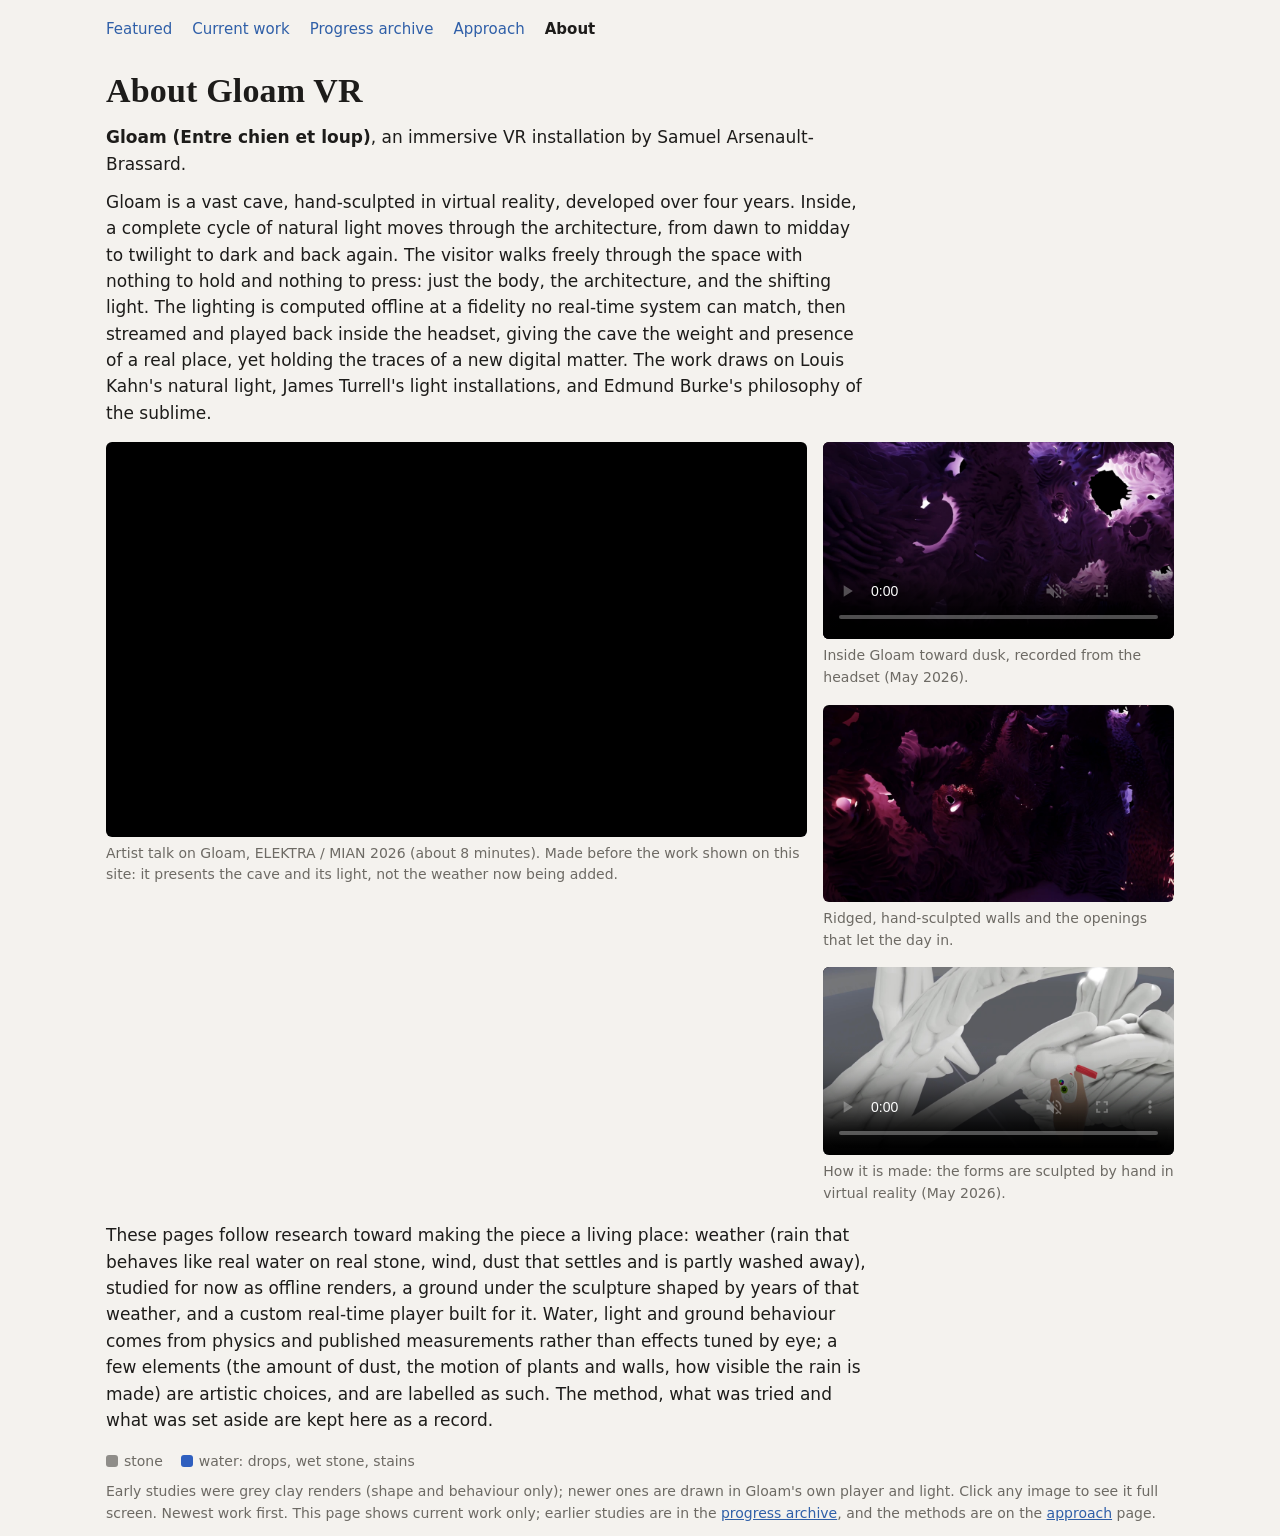
<file: about.html>
<!doctype html>
<html lang="en">
<head>
<meta charset="utf-8">
<meta name="viewport" content="width=device-width, initial-scale=1">
<title>Gloam VR: About</title>
<link rel="stylesheet" href="site.css">
</head>
<body>
<nav class="site" aria-label="Site">
  <a href="featured.html">Featured</a>
  <a href="index.html">Current work</a>
  <a href="archive.html">Progress archive</a>
  <a href="approach.html">Approach</a>
  <a href="about.html" aria-current="page">About</a>
</nav>
<header>
  <h1>About Gloam VR</h1>
  <p class="lede"><b>Gloam (Entre chien et loup)</b>, an immersive VR installation by Samuel Arsenault-Brassard.</p>
  <p class="lede">Gloam is a vast cave, hand-sculpted in virtual reality, developed over four years. Inside, a complete
    cycle of natural light moves through the architecture, from dawn to midday to twilight to dark and back again. The
    visitor walks freely through the space with nothing to hold and nothing to press: just the body, the architecture,
    and the shifting light. The lighting is computed offline at a fidelity no real-time system can match, then streamed
    and played back inside the headset, giving the cave the weight and presence of a real place, yet holding the traces
    of a new digital matter. The work draws on Louis Kahn's natural light, James Turrell's light installations, and
    Edmund Burke's philosophy of the sublime.</p>
  <section class="intro" aria-label="What Gloam looks like">
    <figure class="lead"><div class="embed"><iframe src="https://player.vimeo.com/video/1201189417" title="Gloam: artist talk, ELEKTRA / MIAN 2026"
      allow="fullscreen; picture-in-picture" allowfullscreen loading="lazy"></iframe></div>
      <figcaption>Artist talk on Gloam, ELEKTRA / MIAN 2026 (about 8 minutes). Made before the work shown on this site:
        it presents the cave and its light, not the weather now being added.</figcaption></figure>
    <figure><video src="media/intro/gloam_walk_dusk.mp4" controls muted playsinline preload="metadata" poster="media/intro/gloam_interior_dusk.jpg"></video>
      <figcaption>Inside Gloam toward dusk, recorded from the headset (May 2026).</figcaption></figure>
    <figure><img src="media/intro/gloam_interior_openings.jpg" alt="The dark interior of the sculpture with light glowing through small openings">
      <figcaption>Ridged, hand-sculpted walls and the openings that let the day in.</figcaption></figure>
    <figure><video src="media/intro/sculpting_in_vr.mp4" controls muted playsinline preload="metadata" poster="media/intro/sculpting_in_vr.jpg"></video>
      <figcaption>How it is made: the forms are sculpted by hand in virtual reality (May 2026).</figcaption></figure>
  </section>
  <p class="lede">These pages follow research toward making the piece a living place: weather (rain that behaves like real water
    on real stone, wind, dust that settles and is partly washed away), studied for now as offline renders, a ground under
    the sculpture shaped by years of that weather, and a custom real-time player built for it. Water, light and ground
    behaviour comes from physics and published measurements rather than effects tuned by eye; a few elements (the
    amount of dust, the motion of plants and walls, how visible the rain is made) are artistic choices, and are labelled
    as such. The method, what was tried and what was set aside are kept here as a record.</p>
  <div class="legend">
    <span><i class="sw stone"></i>stone</span>
    <span><i class="sw water"></i>water: drops, wet stone, stains</span>
    <span class="note">Early studies were grey clay renders (shape and behaviour only); newer ones are drawn in Gloam's own player and light. Click any image to see it full screen.
      Newest work first. This page shows current work only; earlier studies are in the
      <a href="archive.html">progress archive</a>, and the methods are on the <a href="approach.html">approach</a> page.</span>
  </div>
</header>
<div id="lightbox" role="dialog" aria-label="Full screen image"><img alt=""><div class="cap"></div><button aria-label="Close">&times;</button></div>
<script src="site.js"></script>
</body>
</html>
</file>
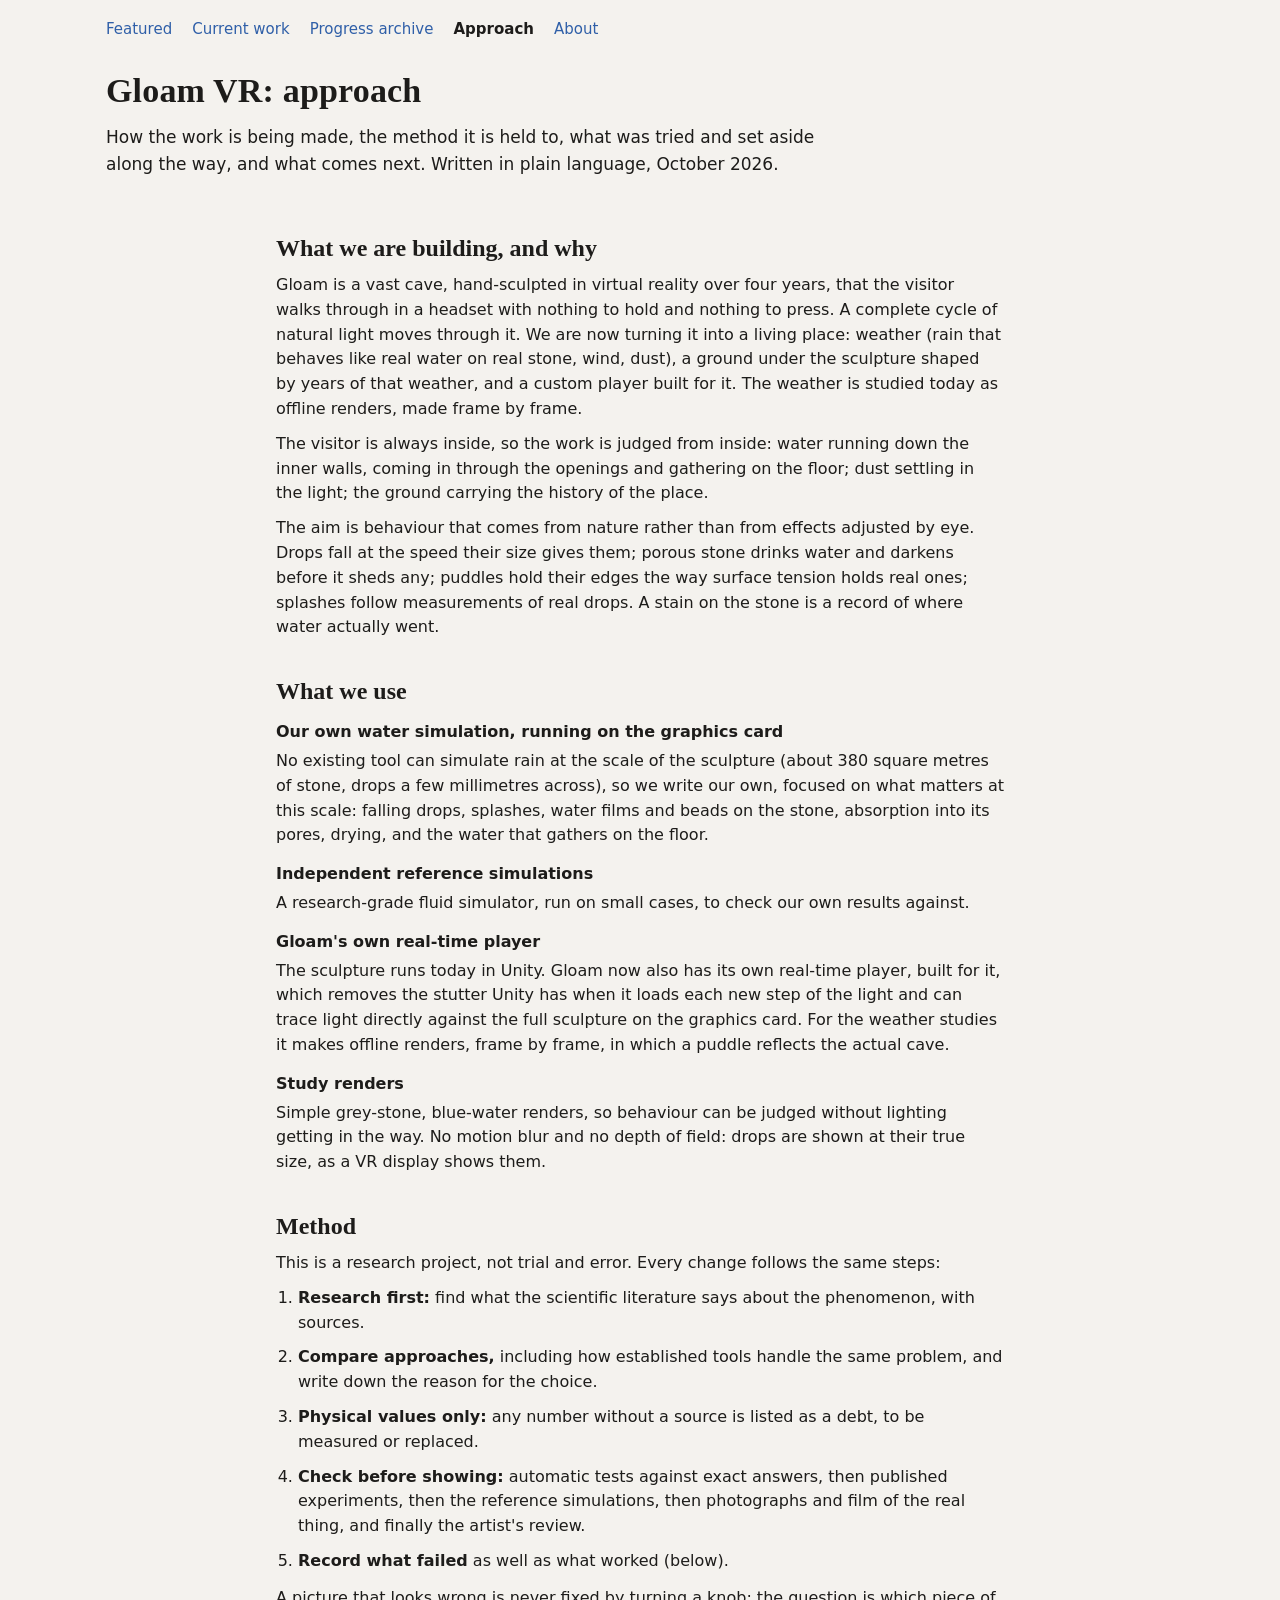
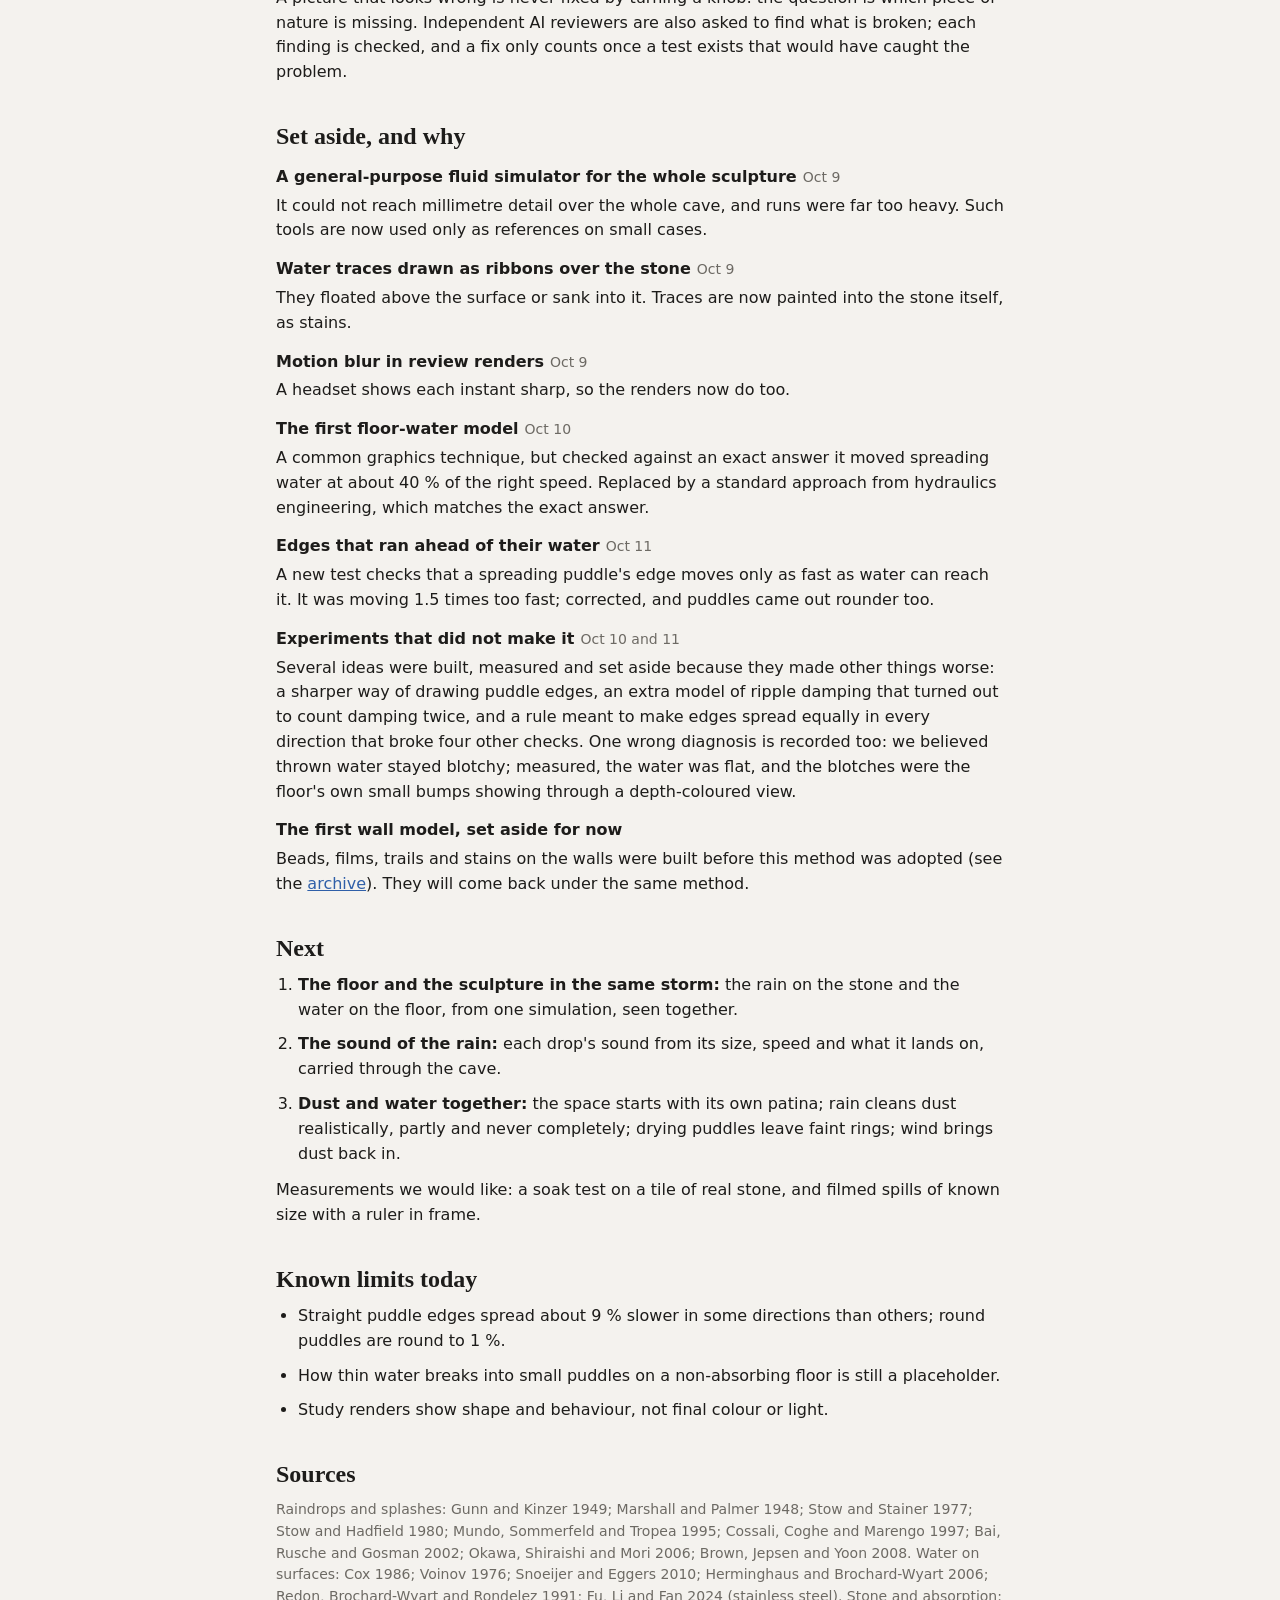
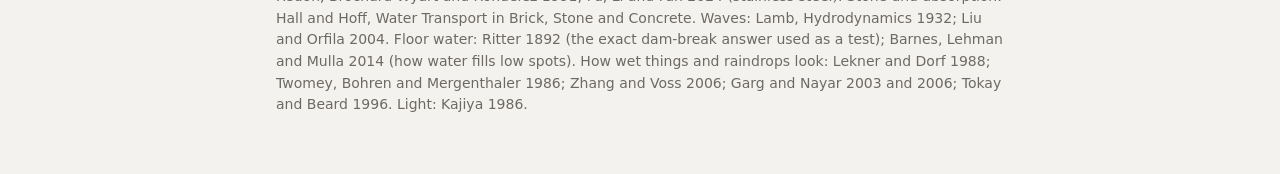
<file: approach.html>
<!doctype html>
<html lang="en">
<head>
<meta charset="utf-8">
<meta name="viewport" content="width=device-width, initial-scale=1">
<title>Gloam VR Approach</title>
<link rel="stylesheet" href="site.css">
</head>
<body>
<nav class="site" aria-label="Site">
  <a href="featured.html">Featured</a>
  <a href="index.html">Current work</a>
  <a href="archive.html">Progress archive</a>
  <a href="approach.html" aria-current="page">Approach</a>
  <a href="about.html">About</a>
</nav>
<header>
  <h1>Gloam VR: approach</h1>
  <p class="lede">How the work is being made, the method it is held to, what was tried and set aside along the way, and
    what comes next. Written in plain language, October 2026.</p>
</header>
<main class="prose">

<h2>What we are building, and why</h2>
<p>Gloam is a vast cave, hand-sculpted in virtual reality over four years, that the visitor walks through in a headset
  with nothing to hold and nothing to press. A complete cycle of natural light moves through it. We are now turning it
  into a living place: weather (rain that behaves like real water on real stone, wind, dust), a ground under the
  sculpture shaped by years of that weather, and a custom player built for it. The weather is studied today as offline
  renders, made frame by frame.</p>
<p>The visitor is always inside, so the work is judged from inside: water running down the inner walls, coming in
  through the openings and gathering on the floor; dust settling in the light; the ground carrying the history of the
  place.</p>
<p>The aim is behaviour that comes from nature rather than from effects adjusted by eye. Drops fall at the speed their
  size gives them; porous stone drinks water and darkens before it sheds any; puddles hold their edges the way surface
  tension holds real ones; splashes follow measurements of real drops. A stain on the stone is a record of where water
  actually went.</p>

<h2>What we use</h2>
<dl>
  <dt>Our own water simulation, running on the graphics card</dt>
  <dd>No existing tool can simulate rain at the scale of the sculpture (about 380 square metres of stone, drops a few millimetres
    across), so we write our own, focused on what matters at this scale: falling drops, splashes,
    water films and beads on the stone, absorption into its pores, drying, and the water that gathers on the floor.</dd>
  <dt>Independent reference simulations</dt>
  <dd>A research-grade fluid simulator, run on small cases, to check our own results against.</dd>
  <dt>Gloam's own real-time player</dt>
  <dd>The sculpture runs today in Unity. Gloam now also has its own real-time player, built for it, which removes the
    stutter Unity has when it loads each new step of the light and can trace light directly against the full sculpture on
    the graphics card. For the weather studies it makes offline renders, frame by frame, in which a puddle reflects the
    actual cave.</dd>
  <dt>Study renders</dt>
  <dd>Simple grey-stone, blue-water renders, so behaviour can be judged without lighting getting in the way. No motion
    blur and no depth of field: drops are shown at their true size, as a VR display shows them.</dd>
</dl>

<h2>Method</h2>
<p>This is a research project, not trial and error. Every change follows the same steps:</p>
<ol>
  <li><b>Research first:</b> find what the scientific literature says about the phenomenon, with sources.</li>
  <li><b>Compare approaches,</b> including how established tools handle the same problem, and write down the reason
    for the choice.</li>
  <li><b>Physical values only:</b> any number without a source is listed as a debt, to be measured or replaced.</li>
  <li><b>Check before showing:</b> automatic tests against exact answers, then published experiments, then the
    reference simulations, then photographs and film of the real thing, and finally the artist's review.</li>
  <li><b>Record what failed</b> as well as what worked (below).</li>
</ol>
<p>A picture that looks wrong is never fixed by turning a knob: the question is which piece of nature is missing.
  Independent AI reviewers are also asked to find what is broken; each finding is checked, and a fix only counts once a
  test exists that would have caught the problem.</p>

<h2>Set aside, and why</h2>
<dl>
  <dt>A general-purpose fluid simulator for the whole sculpture<span class="when">Oct 9</span></dt>
  <dd>It could not reach millimetre detail over the whole cave, and runs were far too heavy. Such tools are now used
    only as references on small cases.</dd>
  <dt>Water traces drawn as ribbons over the stone<span class="when">Oct 9</span></dt>
  <dd>They floated above the surface or sank into it. Traces are now painted into the stone itself, as stains.</dd>
  <dt>Motion blur in review renders<span class="when">Oct 9</span></dt>
  <dd>A headset shows each instant sharp, so the renders now do too.</dd>
  <dt>The first floor-water model<span class="when">Oct 10</span></dt>
  <dd>A common graphics technique, but checked against an exact answer it moved spreading water at about 40 % of the
    right speed. Replaced by a standard approach from hydraulics engineering, which matches the exact answer.</dd>
  <dt>Edges that ran ahead of their water<span class="when">Oct 11</span></dt>
  <dd>A new test checks that a spreading puddle's edge moves only as fast as water can reach it. It was moving 1.5
    times too fast; corrected, and puddles came out rounder too.</dd>
  <dt>Experiments that did not make it<span class="when">Oct 10 and 11</span></dt>
  <dd>Several ideas were built, measured and set aside because they made other things worse: a sharper way of drawing
    puddle edges, an extra model of ripple damping that turned out to count damping twice, and a rule meant to make edges
    spread equally in every direction that broke four other checks. One wrong diagnosis is recorded too: we believed
    thrown water stayed blotchy; measured, the water was flat, and the blotches were the floor's own small bumps showing
    through a depth-coloured view.</dd>
  <dt>The first wall model, set aside for now</dt>
  <dd>Beads, films, trails and stains on the walls were built before this method was adopted (see the
    <a href="archive.html">archive</a>). They will come back under the same method.</dd>
</dl>

<h2>Next</h2>
<ol>
  <li><b>The floor and the sculpture in the same storm:</b> the rain on the stone and the water on the floor, from one
    simulation, seen together.</li>
  <li><b>The sound of the rain:</b> each drop's sound from its size, speed and what it lands on, carried through the
    cave.</li>
  <li><b>Dust and water together:</b> the space starts with its own patina; rain cleans dust realistically, partly and
    never completely; drying puddles leave faint rings; wind brings dust back in.</li>
</ol>
<p>Measurements we would like: a soak test on a tile of real stone, and filmed spills of known size with a ruler in
  frame.</p>

<h2>Known limits today</h2>
<ul>
  <li>Straight puddle edges spread about 9 % slower in some directions than others; round puddles are round to 1 %.</li>
  <li>How thin water breaks into small puddles on a non-absorbing floor is still a placeholder.</li>
  <li>Study renders show shape and behaviour, not final colour or light.</li>
</ul>

<h2>Sources</h2>
<p class="small">Raindrops and splashes: Gunn and Kinzer 1949; Marshall and Palmer 1948; Stow and Stainer 1977; Stow and
  Hadfield 1980; Mundo, Sommerfeld and Tropea 1995; Cossali, Coghe and Marengo 1997; Bai, Rusche and Gosman 2002; Okawa,
  Shiraishi and Mori 2006; Brown, Jepsen and Yoon 2008. Water on surfaces: Cox 1986; Voinov 1976; Snoeijer and Eggers
  2010; Herminghaus and Brochard-Wyart 2006; Redon, Brochard-Wyart and Rondelez 1991; Fu, Li and Fan 2024 (stainless
  steel). Stone and absorption: Hall and Hoff, Water Transport in Brick, Stone and Concrete. Waves: Lamb, Hydrodynamics
  1932; Liu and Orfila 2004. Floor water: Ritter 1892 (the exact dam-break answer used as a test); Barnes, Lehman and
  Mulla 2014 (how water fills low spots). How wet things and raindrops look: Lekner and Dorf 1988; Twomey, Bohren and
  Mergenthaler 1986; Zhang and Voss 2006; Garg and Nayar 2003 and 2006; Tokay and Beard 1996. Light: Kajiya 1986.</p>
</main>
</body>
</html>
</file>
<file: site.css>
:root {
  --bg: #f4f2ee; --fg: #1d1c1a; --muted: #6d6a64; --card: #ffffff; --line: #dedad3; --accent: #2f5fa8;
  --note-bg: #efece6;
}
@media (prefers-color-scheme: dark) {
  :root { --bg: #121212; --fg: #e9e6e0; --muted: #9a958c; --card: #1c1c1b; --line: #2e2d2b; --accent: #7fa8e6;
          --note-bg: #232321; }
}
* { box-sizing: border-box; }
body { margin: 0; background: var(--bg); color: var(--fg); font: 16px/1.55 system-ui, -apple-system, "Segoe UI", sans-serif; }
header, main, nav.site { max-width: 1100px; margin: 0 auto; padding: 0 16px; }
nav.site { padding-top: 18px; display: flex; flex-wrap: wrap; gap: 6px 20px; font-size: 15px; }
nav.site a { text-decoration: none; }
nav.site a:hover { text-decoration: underline; }
nav.site a[aria-current="page"] { color: var(--fg); font-weight: 600; }
header { padding-top: 30px; padding-bottom: 8px; }
h1 { font: 600 34px/1.15 Georgia, "Times New Roman", serif; margin: 0 0 14px; letter-spacing: 0.005em; }
.lede { max-width: 760px; margin: 0 0 12px; font-size: 17px; }
.legend { display: flex; flex-wrap: wrap; gap: 8px 18px; align-items: center; margin: 18px 0 4px; font-size: 14px; color: var(--muted); }
.legend .sw { display: inline-block; width: 12px; height: 12px; border-radius: 3px; margin-right: 6px; vertical-align: -1px; }
.legend .stone { background: #8f8d89; } .legend .water { background: #2f5fbf; }
.legend .note { flex-basis: 100%; }
.review { background: var(--card); border: 1px solid var(--line); border-radius: 10px; padding: 22px; margin: 28px 0; }
.review h2 { margin: 0; font: 600 23px/1.25 Georgia, "Times New Roman", serif; }
.notes { max-width: 760px; }
.meta { color: var(--muted); font-size: 14px; margin: 2px 0 12px; }
.badge { display: inline-block; font-size: 12px; line-height: 1; padding: 4px 7px; border-radius: 4px; margin-left: 8px;
         border: 1px solid var(--line); text-transform: uppercase; letter-spacing: 0.04em; vertical-align: 1px; }
.badge.current { color: var(--accent); border-color: var(--accent); }
.notes { margin: 0 0 16px; }
.notes p { margin: 0 0 10px; }
.next { max-width: 760px; background: var(--note-bg); border-left: 3px solid var(--accent); border-radius: 4px;
        padding: 10px 14px; margin: 0 0 16px; font-size: 15px; }
.next h3 { margin: 0 0 4px; font-size: 13px; text-transform: uppercase; letter-spacing: 0.05em; color: var(--muted); }
.next p { margin: 0 0 6px; }
.next p:last-child { margin-bottom: 0; }
.media { display: grid; gap: 16px; }
figure { margin: 0; }
figure img, figure video { width: 100%; height: auto; display: block; border-radius: 6px; background: #000; }
figcaption { color: var(--muted); font-size: 14px; margin-top: 6px; }
a { color: var(--accent); }
.empty { color: var(--muted); }
figure img { cursor: zoom-in; }
#lightbox { position: fixed; inset: 0; background: rgba(0, 0, 0, 0.94); display: none; z-index: 10;
            align-items: center; justify-content: center; cursor: zoom-out; }
#lightbox.open { display: flex; }
#lightbox img { max-width: 100vw; max-height: 100vh; object-fit: contain; }
#lightbox .cap { position: fixed; left: 0; right: 0; bottom: 0; padding: 10px 16px; color: #ddd; font-size: 14px;
                 background: linear-gradient(transparent, rgba(0, 0, 0, 0.8)); text-align: center; }
#lightbox button { position: fixed; top: 10px; right: 12px; background: none; border: 0; color: #eee;
                   font-size: 34px; line-height: 1; cursor: pointer; padding: 6px 10px; }

/* approach page: one readable column of prose */
.prose { max-width: 760px; padding-bottom: 48px; }
.prose h2 { font: 600 24px/1.25 Georgia, "Times New Roman", serif; margin: 36px 0 10px; }
.prose h3 { font-size: 17px; margin: 22px 0 6px; }
.prose p, .prose li { margin: 0 0 10px; }
.prose ul, .prose ol { padding-left: 22px; margin: 0 0 12px; }
.prose dl { margin: 0; }
.prose dt { font-weight: 600; margin-top: 14px; }
.prose dt .when { font-weight: 400; color: var(--muted); font-size: 14px; margin-left: 6px; }
.prose dd { margin: 4px 0 0; }
.prose .small { color: var(--muted); font-size: 14px; }

/* index: illustrated introduction above the work feed */
.intro { display: grid; grid-template-columns: 1fr; gap: 16px; margin: 16px 0 18px; }
@media (min-width: 760px) { .intro { grid-template-columns: 2fr 1fr; } .intro figure.lead { grid-row: span 3; } }
.embed { position: relative; padding-top: 56.25%; border-radius: 6px; overflow: hidden; background: #000; }
.embed iframe { position: absolute; inset: 0; width: 100%; height: 100%; border: 0; }
</file>
